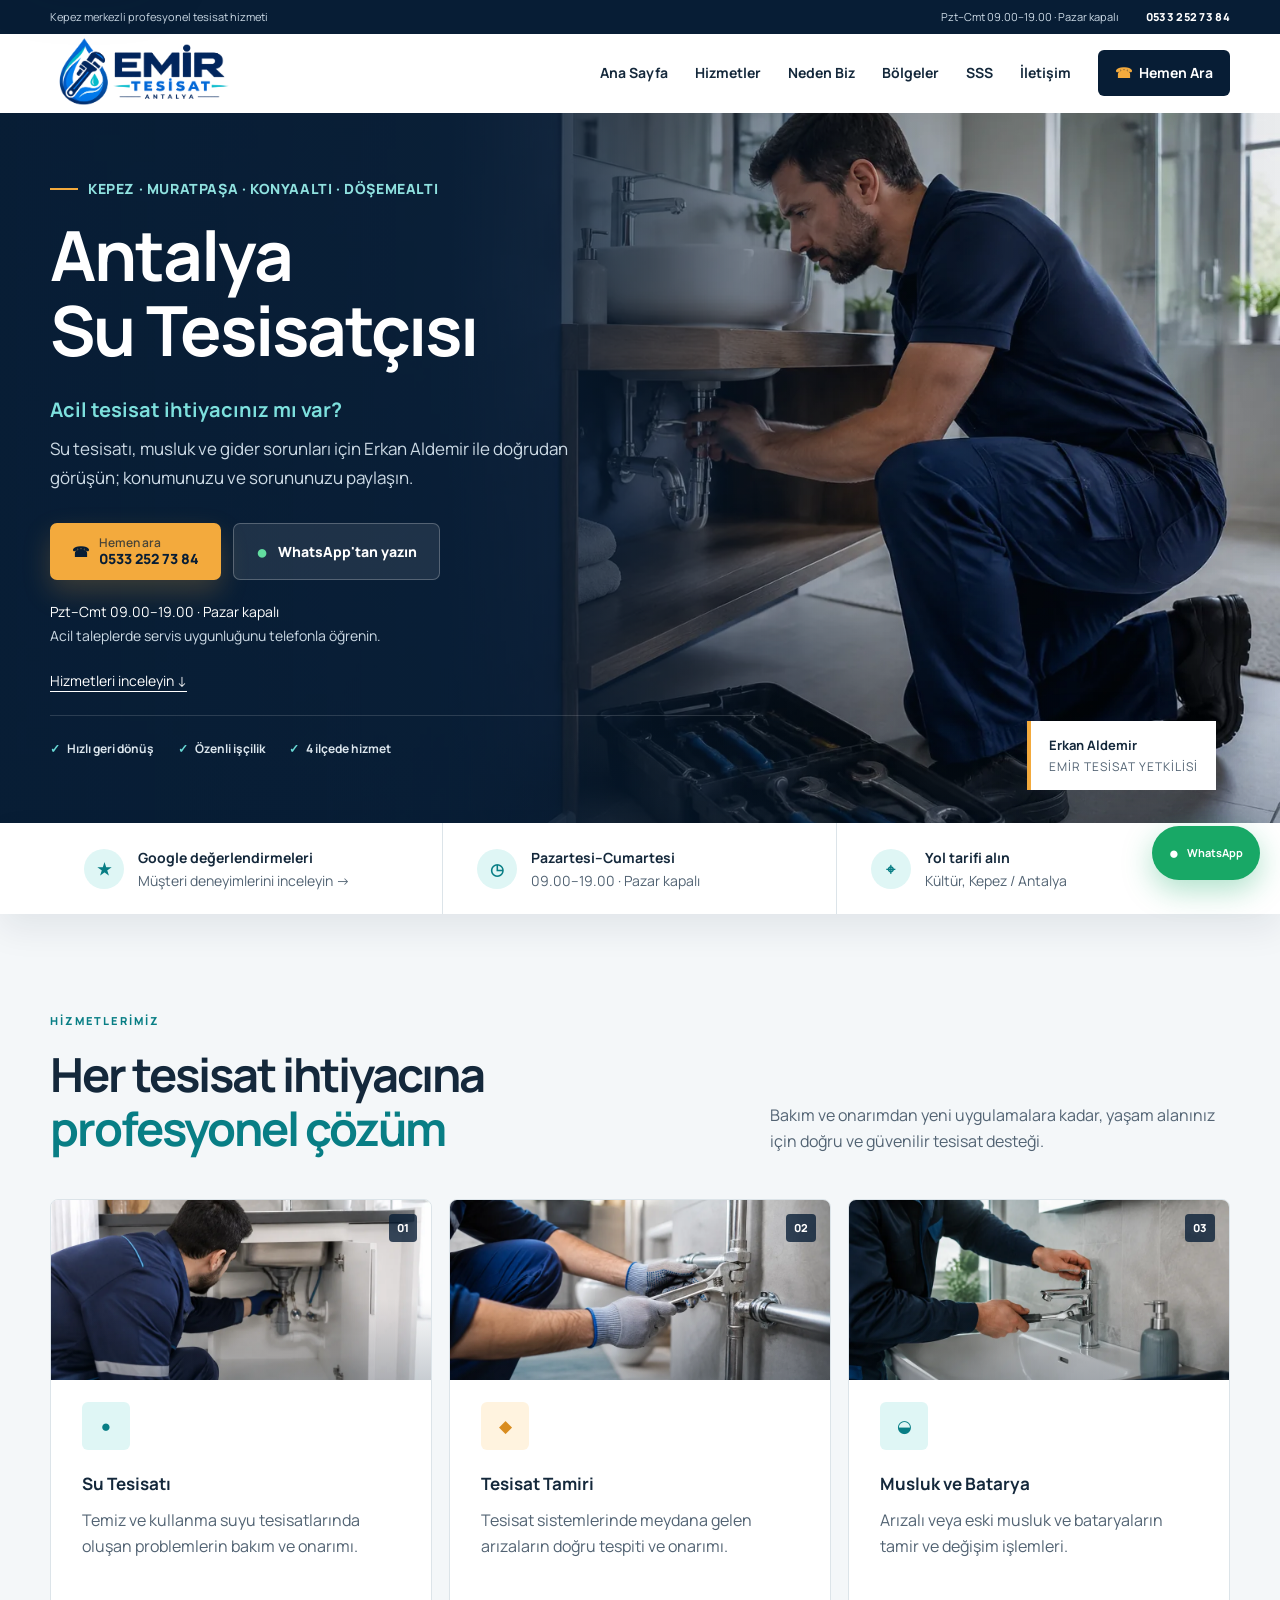
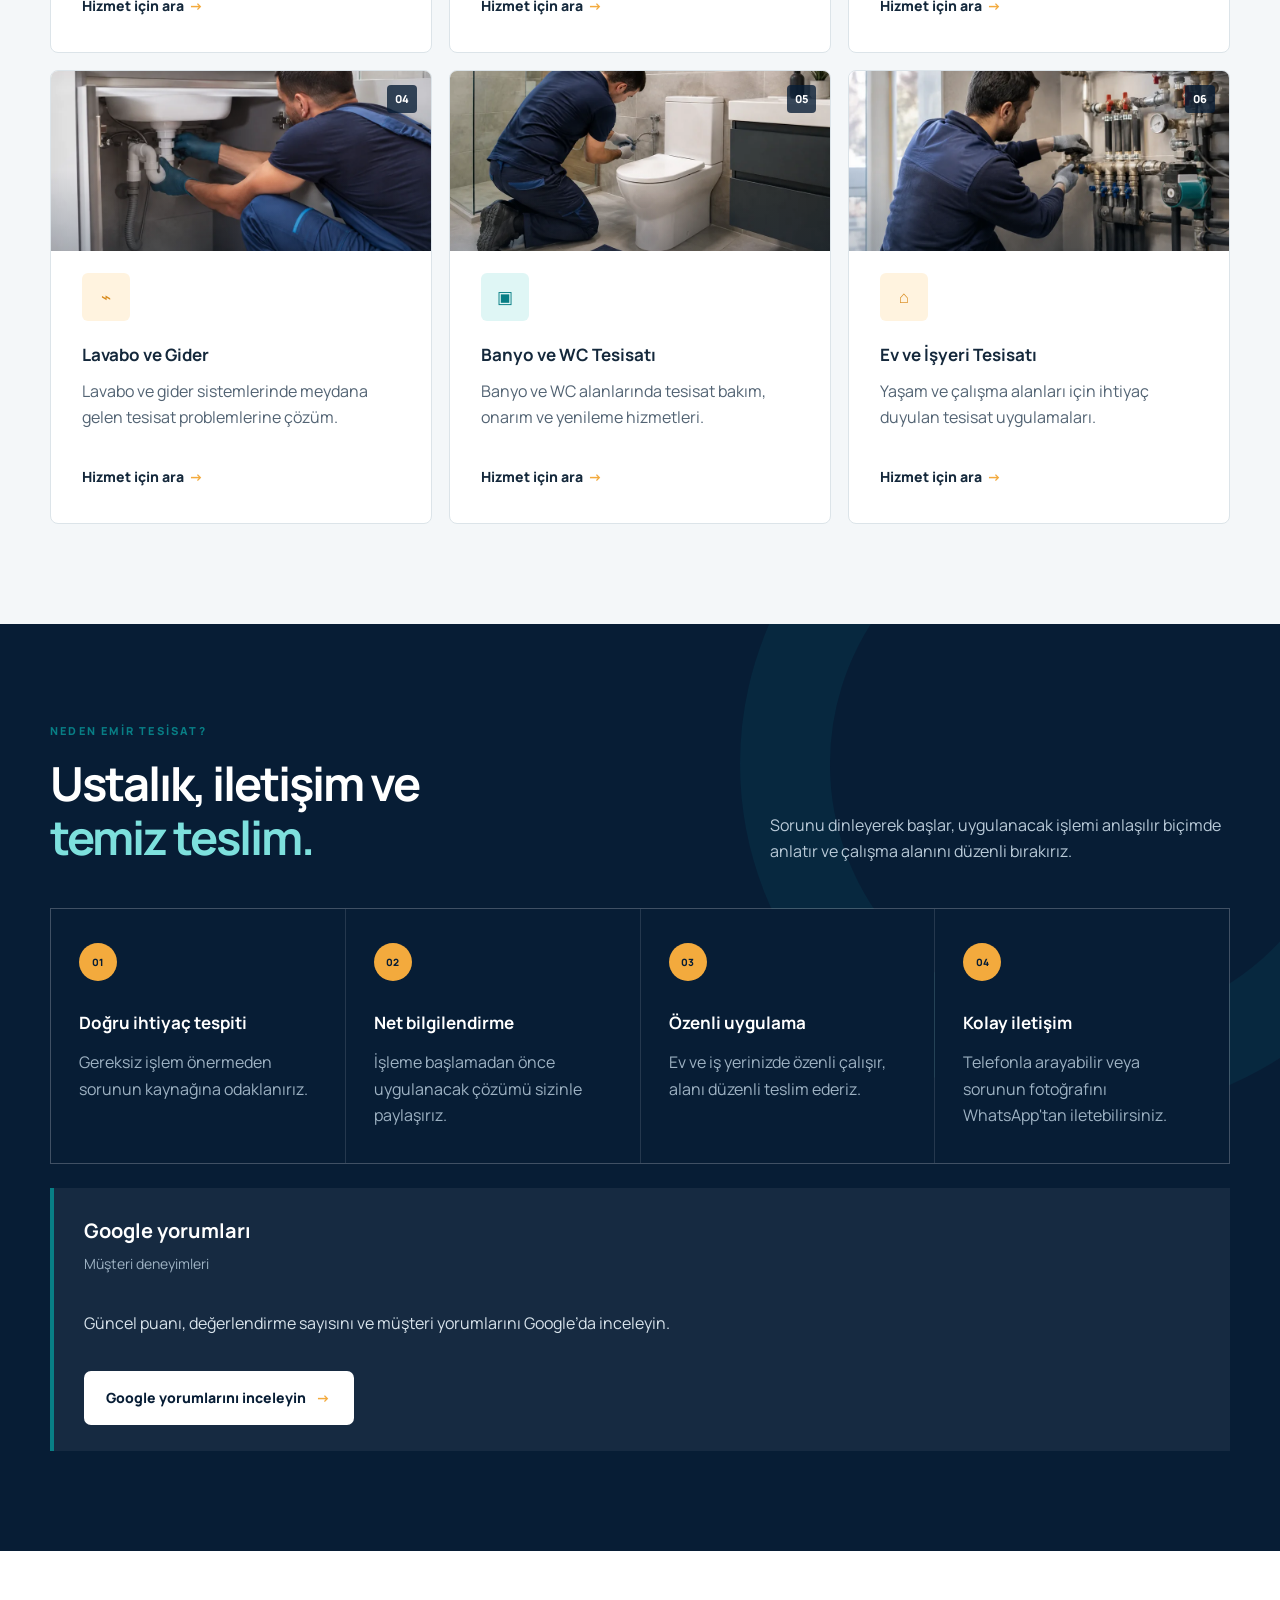
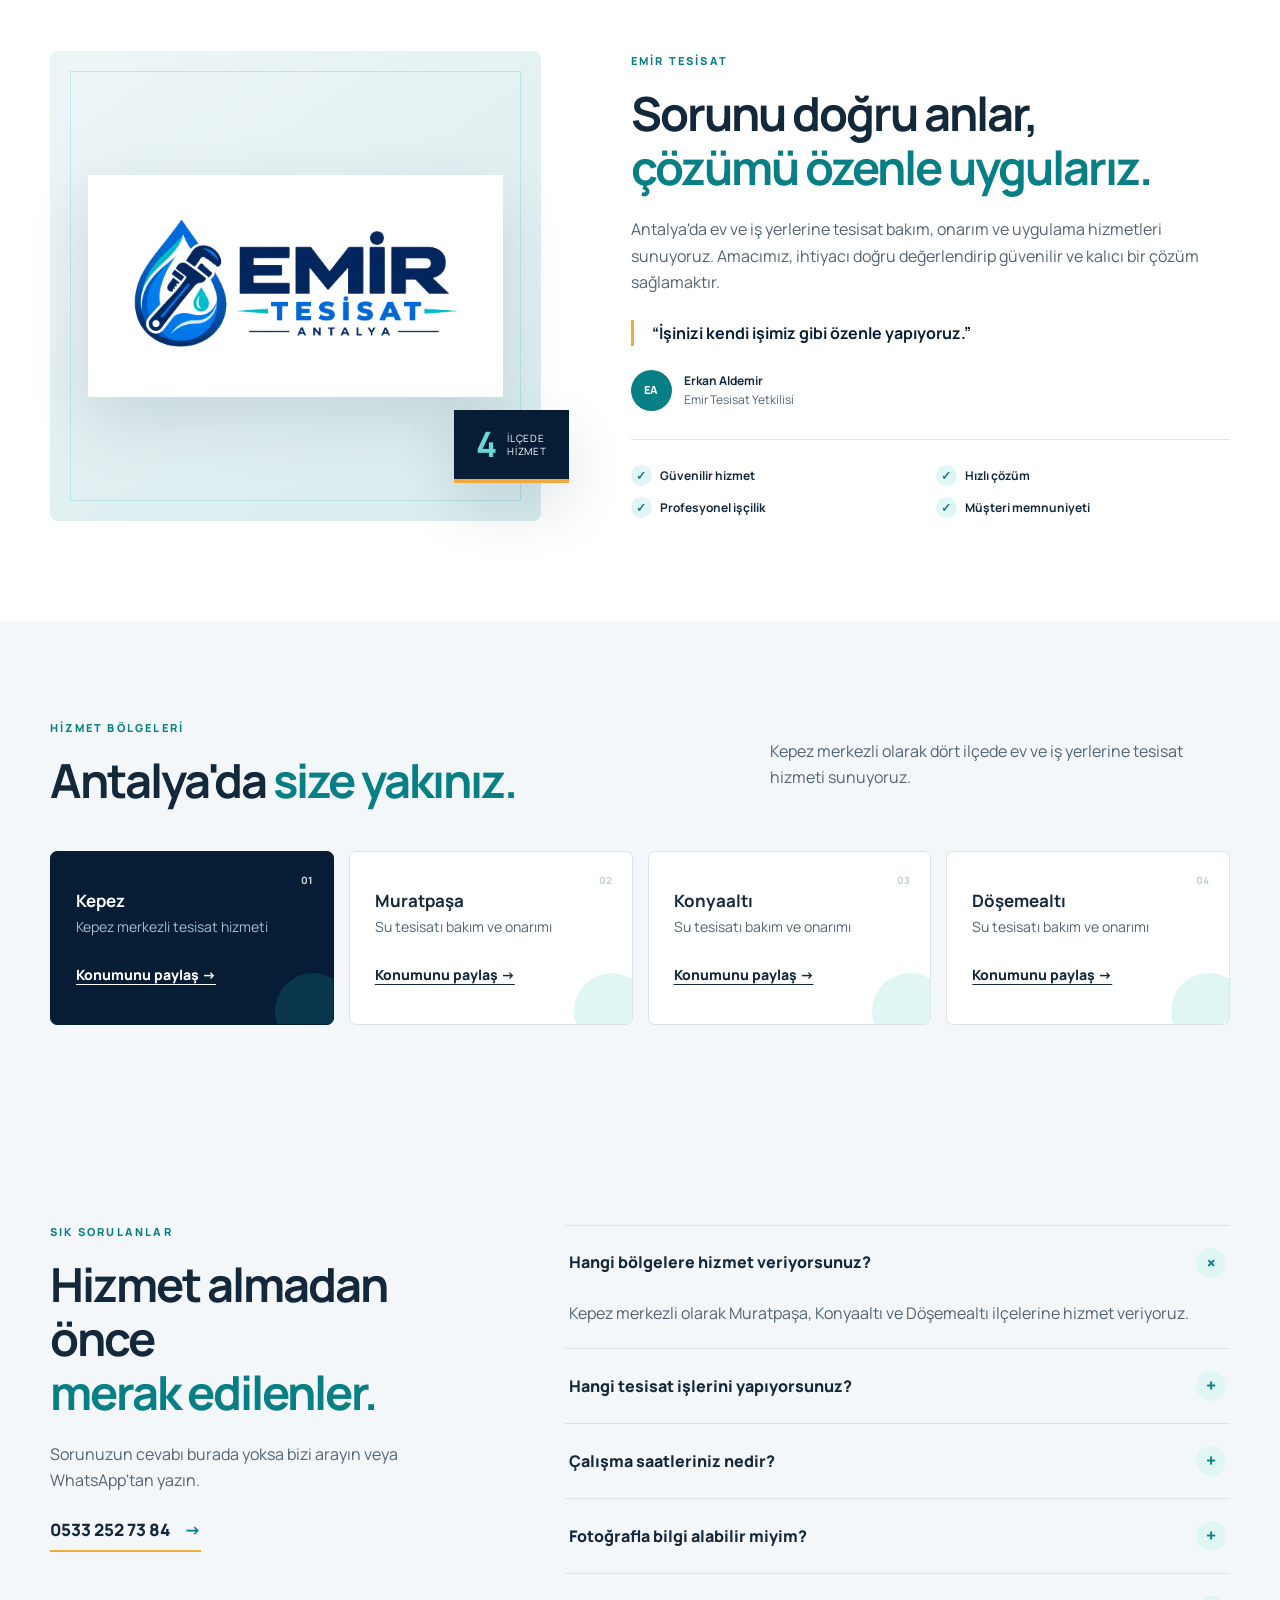
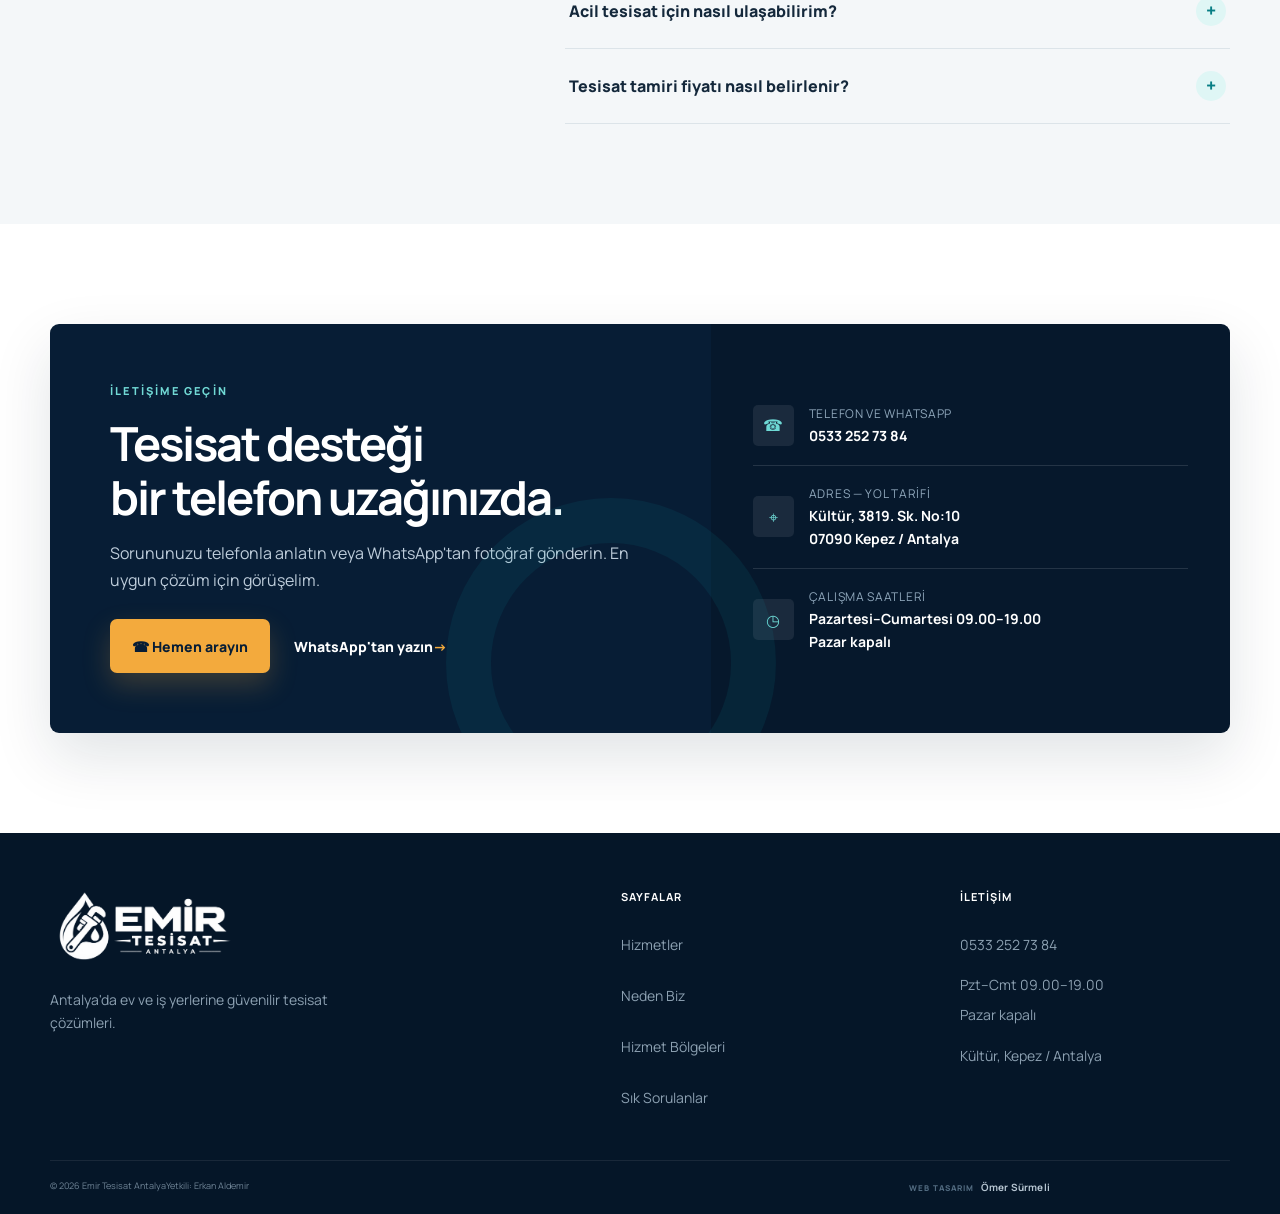
<file: index.html>
<!doctype html>
<html lang="tr">
<head>
  <meta charset="utf-8">
  <meta name="viewport" content="width=device-width, initial-scale=1">
  <meta name="description" content="Antalya su tesisatçısı Emir Tesisat. Kepez, Muratpaşa, Konyaaltı ve Döşemealtı’nda tesisat tamiri. Acil ihtiyaçlar için arayın: 0533 252 73 84. Pzt–Cmt 09.00–19.00.">
  <meta name="author" content="Erkan Aldemir">
  <meta name="theme-color" content="#071d35">
  <meta name="robots" content="index, follow">
  <meta name="format-detection" content="telephone=yes">
  <link rel="canonical" href="https://emirtesisatantalya.com/">
  <link rel="alternate" hreflang="tr-TR" href="https://emirtesisatantalya.com/">
  <link rel="alternate" hreflang="x-default" href="https://emirtesisatantalya.com/">
  <meta property="og:type" content="website">
  <meta property="og:locale" content="tr_TR">
  <meta property="og:site_name" content="Emir Tesisat Antalya">
  <meta property="og:url" content="https://emirtesisatantalya.com/">
  <meta property="og:title" content="Antalya Su Tesisatçısı | Acil Tesisat — Emir Tesisat">
  <meta property="og:description" content="Antalya su tesisatçısı Emir Tesisat. Kepez, Muratpaşa, Konyaaltı ve Döşemealtı’nda tesisat tamiri. Acil ihtiyaçlar için arayın: 0533 252 73 84. Pzt–Cmt 09.00–19.00.">
  <meta property="og:image" content="https://emirtesisatantalya.com/assets/emir-tesisat-hero.png">
  <meta property="og:image:width" content="1536">
  <meta property="og:image:height" content="1024">
  <meta property="og:image:alt" content="Lavabo tesisatını kontrol eden profesyonel tesisat ustası">
  <meta name="twitter:card" content="summary_large_image">
  <meta name="twitter:title" content="Antalya Su Tesisatçısı | Acil Tesisat — Emir Tesisat">
  <meta name="twitter:description" content="Antalya su tesisatçısı Emir Tesisat. Kepez, Muratpaşa, Konyaaltı ve Döşemealtı’nda tesisat tamiri. Acil ihtiyaçlar için arayın: 0533 252 73 84. Pzt–Cmt 09.00–19.00.">
  <meta name="twitter:image" content="https://emirtesisatantalya.com/assets/emir-tesisat-hero.png">
  <meta name="twitter:image:alt" content="Lavabo tesisatını kontrol eden profesyonel tesisat ustası">
  <title>Antalya Su Tesisatçısı | Acil Tesisat — Emir Tesisat</title>
  <link rel="icon" href="assets/emir-tesisat-logo.png" type="image/png">
  <link rel="preload" as="image" href="assets/emir-tesisat-hero.webp" type="image/webp" fetchpriority="high">
  <link rel="preconnect" href="https://fonts.googleapis.com">
  <link rel="preconnect" href="https://fonts.gstatic.com" crossorigin>
  <link href="https://fonts.googleapis.com/css2?family=Manrope:wght@400;500;600;700;800&amp;display=swap" rel="stylesheet">
  <link rel="stylesheet" href="style.css">
  <script type="application/ld+json">
{
  "@context": "https://schema.org",
  "@type": [
    "LocalBusiness",
    "Plumber"
  ],
  "@id": "https://emirtesisatantalya.com/#business",
  "name": "Emir Tesisat Antalya",
  "url": "https://emirtesisatantalya.com/",
  "logo": "https://emirtesisatantalya.com/assets/emir-tesisat-logo.png",
  "image": "https://emirtesisatantalya.com/assets/emir-tesisat-hero.png",
  "description": "Antalya su tesisatçısı Emir Tesisat. Kepez, Muratpaşa, Konyaaltı ve Döşemealtı’nda tesisat tamiri. Acil ihtiyaçlar için arayın: 0533 252 73 84. Pzt–Cmt 09.00–19.00.",
  "telephone": "+905332527384",
  "contactPoint": {
    "@type": "ContactPoint",
    "telephone": "+905332527384",
    "contactType": "customer service",
    "availableLanguage": "Turkish"
  },
  "founder": {
    "@type": "Person",
    "name": "Erkan Aldemir"
  },
  "address": {
    "@type": "PostalAddress",
    "streetAddress": "Kültür, 3819. Sk. No:10",
    "postalCode": "07090",
    "addressLocality": "Kepez",
    "addressRegion": "Antalya",
    "addressCountry": "TR"
  },
  "openingHoursSpecification": [
    {
      "@type": "OpeningHoursSpecification",
      "dayOfWeek": [
        "Monday",
        "Tuesday",
        "Wednesday",
        "Thursday",
        "Friday",
        "Saturday"
      ],
      "opens": "09:00",
      "closes": "19:00"
    }
  ],
  "areaServed": [
    {
      "@type": "AdministrativeArea",
      "name": "Kepez",
      "containedInPlace": {
        "@type": "City",
        "name": "Antalya"
      }
    },
    {
      "@type": "AdministrativeArea",
      "name": "Muratpaşa",
      "containedInPlace": {
        "@type": "City",
        "name": "Antalya"
      }
    },
    {
      "@type": "AdministrativeArea",
      "name": "Konyaaltı",
      "containedInPlace": {
        "@type": "City",
        "name": "Antalya"
      }
    },
    {
      "@type": "AdministrativeArea",
      "name": "Döşemealtı",
      "containedInPlace": {
        "@type": "City",
        "name": "Antalya"
      }
    }
  ],
  "hasOfferCatalog": {
    "@type": "OfferCatalog",
    "name": "Tesisat hizmetleri",
    "itemListElement": [
      {
        "@type": "Offer",
        "itemOffered": {
          "@type": "Service",
          "name": "Su tesisatı",
          "provider": {
            "@id": "https://emirtesisatantalya.com/#business"
          }
        }
      },
      {
        "@type": "Offer",
        "itemOffered": {
          "@type": "Service",
          "name": "Tesisat tamiri",
          "provider": {
            "@id": "https://emirtesisatantalya.com/#business"
          }
        }
      },
      {
        "@type": "Offer",
        "itemOffered": {
          "@type": "Service",
          "name": "Musluk ve batarya tamiri",
          "provider": {
            "@id": "https://emirtesisatantalya.com/#business"
          }
        }
      },
      {
        "@type": "Offer",
        "itemOffered": {
          "@type": "Service",
          "name": "Lavabo ve gider tesisatı",
          "provider": {
            "@id": "https://emirtesisatantalya.com/#business"
          }
        }
      },
      {
        "@type": "Offer",
        "itemOffered": {
          "@type": "Service",
          "name": "Banyo ve WC tesisatı",
          "provider": {
            "@id": "https://emirtesisatantalya.com/#business"
          }
        }
      },
      {
        "@type": "Offer",
        "itemOffered": {
          "@type": "Service",
          "name": "Ev ve İşyeri Tesisatı",
          "provider": {
            "@id": "https://emirtesisatantalya.com/#business"
          }
        }
      }
    ]
  },
  "priceRange": "₺₺"
}
  </script>
  <script type="application/ld+json">
{
  "@context": "https://schema.org",
  "@type": "FAQPage",
  "mainEntity": [
    {
      "@type": "Question",
      "name": "Hangi bölgelere hizmet veriyorsunuz?",
      "acceptedAnswer": {
        "@type": "Answer",
        "text": "Kepez merkezli olarak Muratpaşa, Konyaaltı ve Döşemealtı ilçelerine hizmet veriyoruz."
      }
    },
    {
      "@type": "Question",
      "name": "Hangi tesisat işlerini yapıyorsunuz?",
      "acceptedAnswer": {
        "@type": "Answer",
        "text": "Su tesisatı, tesisat tamiri, musluk ve batarya, lavabo ve gider, banyo ve WC tesisatı ile ev ve işyeri tesisatı işlerinde hizmet sunuyoruz."
      }
    },
    {
      "@type": "Question",
      "name": "Çalışma saatleriniz nedir?",
      "acceptedAnswer": {
        "@type": "Answer",
        "text": "Pazartesi–Cumartesi 09.00–19.00 saatleri arasında hizmet veriyoruz. Pazar günleri kapalıyız."
      }
    },
    {
      "@type": "Question",
      "name": "Fotoğrafla bilgi alabilir miyim?",
      "acceptedAnswer": {
        "@type": "Answer",
        "text": "Evet. Sorunun fotoğrafını WhatsApp'tan ileterek ilk bilgilendirmeyi daha hızlı alabilirsiniz."
      }
    },
    {
      "@type": "Question",
      "name": "Acil tesisat için nasıl ulaşabilirim?",
      "acceptedAnswer": {
        "@type": "Answer",
        "text": "0533 252 73 84 numarasını arayarak sorununuzu ve konumunuzu paylaşabilirsiniz. Pazartesi–Cumartesi 09.00–19.00 saatleri arasında hizmet veriyoruz. Acil taleplerde servis uygunluğunu ve tahmini geliş süresini telefonla öğrenebilirsiniz. Pazar günleri kapalıyız."
      }
    },
    {
      "@type": "Question",
      "name": "Tesisat tamiri fiyatı nasıl belirlenir?",
      "acceptedAnswer": {
        "@type": "Answer",
        "text": "Ücret; arızanın türüne, gerekli malzemeye ve yapılacak işleme göre değişir. Sorunun fotoğrafını ve bulunduğunuz ilçeyi WhatsApp’tan paylaşarak bilgi isteyebilirsiniz. Kesin tutarı ve işlem kapsamını işe başlamadan önce görüşün."
      }
    }
  ]
}
  </script>
</head>
<body>
  <a class="skip-link" href="#main-content">Ana içeriğe geç</a>

  <header class="site-header" id="site-header">
    <div class="topbar">
      <div class="container topbar-inner">
        <span>Kepez merkezli profesyonel tesisat hizmeti</span>
        <div><span>Pzt–Cmt 09.00–19.00 · Pazar kapalı</span><a href="tel:+905332527384" aria-label="Emir Tesisat'ı ara: 0533 252 73 84">0533 252 73 84</a></div>
      </div>
    </div>
    <div class="container nav-row">
      <a href="#anasayfa" class="brand" aria-label="Emir Tesisat Antalya ana sayfa">
        <img src="assets/emir-tesisat-logo.webp" width="1942" height="809" alt="Emir Tesisat Antalya">
      </a>
      <button class="menu-toggle" type="button" aria-expanded="false" aria-controls="main-menu" aria-label="Menüyü aç">
        <span class="sr-only">Menüyü aç</span><i></i><i></i><i></i>
      </button>
      <nav id="main-menu" class="nav" aria-label="Ana menü">
        <a href="#anasayfa">Ana Sayfa</a><a href="#hizmetler">Hizmetler</a><a href="#neden-biz">Neden Biz</a><a href="#bolgeler">Bölgeler</a><a href="#sss">SSS</a><a href="#iletisim">İletişim</a>
        <a class="nav-cta" href="tel:+905332527384"><span aria-hidden="true">☎</span> Hemen Ara</a>
      </nav>
    </div>
  </header>

  <main id="main-content">
    <section class="hero" id="anasayfa" aria-labelledby="hero-title">
      <div class="hero-media" aria-hidden="true"></div>
      <div class="container hero-inner">
        <div class="hero-copy">
          <p class="eyebrow"><span></span> Kepez · Muratpaşa · Konyaaltı · Döşemealtı</p>
          <h1 id="hero-title">Antalya<br>Su Tesisatçısı</h1>
          <p class="lead"><strong>Acil tesisat ihtiyacınız mı var?</strong> Su tesisatı, musluk ve gider sorunları için Erkan Aldemir ile doğrudan görüşün; konumunuzu ve sorununuzu paylaşın.</p>
          <div class="hero-actions">
            <a class="button primary" href="tel:+905332527384"><span aria-hidden="true">☎</span><span><small>Hemen ara</small>0533 252 73 84</span></a>
            <a class="button secondary" href="https://wa.me/905332527384?text=Merhaba%20Emir%20Tesisat%2C%20hizmet%20almak%20istiyorum." target="_blank" rel="noopener"><span class="wa-mark" aria-hidden="true">●</span> WhatsApp'tan yazın</a>
          </div>
          <p class="hero-hours">Pzt–Cmt 09.00–19.00 · Pazar kapalı<br><span>Acil taleplerde servis uygunluğunu telefonla öğrenin.</span></p><a class="hero-services" href="#hizmetler">Hizmetleri inceleyin ↓</a><ul class="hero-points" aria-label="Hizmet özellikleri"><li>Hızlı geri dönüş</li><li>Özenli işçilik</li><li>4 ilçede hizmet</li></ul>
        </div>
      </div>
      <div class="hero-signature"><strong>Erkan Aldemir</strong><span>Emir Tesisat Yetkilisi</span></div>
    </section>

    <section class="trust-strip" aria-label="Hızlı iletişim bilgileri">
      <div class="container trust-grid">
        <div><span class="info-icon" aria-hidden="true">★</span><p><strong>Google değerlendirmeleri</strong><small><a href="#yorumlar">Müşteri deneyimlerini inceleyin →</a></small></p></div>
        <div><span class="info-icon" aria-hidden="true">◷</span><p><strong>Pazartesi–Cumartesi</strong><small>09.00–19.00 · Pazar kapalı</small></p></div>
        <a href="https://www.google.com/maps/dir/?api=1&amp;destination=K%C3%BClt%C3%BCr%2C%203819.%20Sk.%20No%3A10%2C%2007090%20Kepez%2FAntalya" target="_blank" rel="noopener" aria-label="Emir Tesisat için Google Haritalar'da yol tarifi al"><span class="info-icon" aria-hidden="true">⌖</span><p><strong>Yol tarifi alın</strong><small>Kültür, Kepez / Antalya</small></p><b aria-hidden="true">→</b></a>
      </div>
    </section>

    <section class="section services" id="hizmetler" aria-labelledby="services-title">
      <div class="container">
        <div class="section-heading"><div><p class="kicker">Hizmetlerimiz</p><h2 id="services-title">Her tesisat ihtiyacına<br><span>profesyonel çözüm</span></h2></div><p>Bakım ve onarımdan yeni uygulamalara kadar, yaşam alanınız için doğru ve güvenilir tesisat desteği.</p></div>
        <div class="service-grid">
          <article><div class="service-photo"><img src="assets/service-su-tesisati.webp" width="960" height="640" loading="lazy" decoding="async" alt="Mutfak lavabosu altında su tesisatını kontrol eden tesisat ustası"></div><span class="service-no">01</span><div class="service-icon" aria-hidden="true">●</div><h3>Su Tesisatı</h3><p>Temiz ve kullanma suyu tesisatlarında oluşan problemlerin bakım ve onarımı.</p><a href="tel:+905332527384" aria-label="Su tesisatı — Hizmet için ara">Hizmet için ara <span aria-hidden="true">→</span></a></article>
          <article><div class="service-photo"><img src="assets/service-tesisat-tamiri.webp" width="960" height="640" loading="lazy" decoding="async" alt="Boru bağlantısını anahtarla onaran tesisat ustası"></div><span class="service-no">02</span><div class="service-icon tool" aria-hidden="true">◆</div><h3>Tesisat Tamiri</h3><p>Tesisat sistemlerinde meydana gelen arızaların doğru tespiti ve onarımı.</p><a href="tel:+905332527384" aria-label="Tesisat tamiri — Hizmet için ara">Hizmet için ara <span aria-hidden="true">→</span></a></article>
          <article><div class="service-photo"><img src="assets/service-musluk-batarya.webp" width="960" height="640" loading="lazy" decoding="async" alt="Lavabo bataryası montajı yapan tesisat ustası"></div><span class="service-no">03</span><div class="service-icon" aria-hidden="true">◒</div><h3>Musluk ve Batarya</h3><p>Arızalı veya eski musluk ve bataryaların tamir ve değişim işlemleri.</p><a href="tel:+905332527384" aria-label="Musluk ve batarya — Hizmet için ara">Hizmet için ara <span aria-hidden="true">→</span></a></article>
          <article><div class="service-photo"><img src="assets/service-lavabo-gider.webp" width="960" height="640" loading="lazy" decoding="async" alt="Lavabo altındaki gider sifonunu kontrol eden tesisat ustası"></div><span class="service-no">04</span><div class="service-icon tool" aria-hidden="true">⌁</div><h3>Lavabo ve Gider</h3><p>Lavabo ve gider sistemlerinde meydana gelen tesisat problemlerine çözüm.</p><a href="tel:+905332527384" aria-label="Lavabo ve gider — Hizmet için ara">Hizmet için ara <span aria-hidden="true">→</span></a></article>
          <article><div class="service-photo"><img src="assets/service-banyo-wc.webp" width="960" height="640" loading="lazy" decoding="async" alt="Banyoda WC tesisatı bağlantısını kontrol eden tesisat ustası"></div><span class="service-no">05</span><div class="service-icon" aria-hidden="true">▣</div><h3>Banyo ve WC Tesisatı</h3><p>Banyo ve WC alanlarında tesisat bakım, onarım ve yenileme hizmetleri.</p><a href="tel:+905332527384" aria-label="Banyo ve WC tesisatı — Hizmet için ara">Hizmet için ara <span aria-hidden="true">→</span></a></article>
          <article><div class="service-photo"><img src="assets/service-ev-isyeri.webp" width="960" height="640" loading="lazy" decoding="async" alt="Ev ve işyeri mekanik tesisat hattını kontrol eden tesisat ustası"></div><span class="service-no">06</span><div class="service-icon tool" aria-hidden="true">⌂</div><h3>Ev ve İşyeri Tesisatı</h3><p>Yaşam ve çalışma alanları için ihtiyaç duyulan tesisat uygulamaları.</p><a href="tel:+905332527384" aria-label="Ev ve işyeri tesisatı — Hizmet için ara">Hizmet için ara <span aria-hidden="true">→</span></a></article>
        </div>
      </div>
    </section>

    <section class="section why" id="neden-biz" aria-labelledby="why-title">
      <div class="container">
        <div class="section-heading"><div><p class="kicker">Neden Emir Tesisat?</p><h2 id="why-title">Ustalık, iletişim ve<br><span>temiz teslim.</span></h2></div><p>Sorunu dinleyerek başlar, uygulanacak işlemi anlaşılır biçimde anlatır ve çalışma alanını düzenli bırakırız.</p></div>
        <div class="why-grid">
          <article><span>01</span><h3>Doğru ihtiyaç tespiti</h3><p>Gereksiz işlem önermeden sorunun kaynağına odaklanırız.</p></article>
          <article><span>02</span><h3>Net bilgilendirme</h3><p>İşleme başlamadan önce uygulanacak çözümü sizinle paylaşırız.</p></article>
          <article><span>03</span><h3>Özenli uygulama</h3><p>Ev ve iş yerinizde özenli çalışır, alanı düzenli teslim ederiz.</p></article>
          <article><span>04</span><h3>Kolay iletişim</h3><p>Telefonla arayabilir veya sorunun fotoğrafını WhatsApp'tan iletebilirsiniz.</p></article>
        </div>
        <div class="review-band" id="yorumlar" role="region" aria-labelledby="reviews-title"><div><h3 id="reviews-title">Google yorumları</h3><p>Müşteri deneyimleri</p></div><p class="review-description">Güncel puanı, değerlendirme sayısını ve müşteri yorumlarını Google’da inceleyin.</p><a class="button light" href="https://www.google.com/search?q=Emir+Tesisat+Kepez" target="_blank" rel="noopener">Google yorumlarını inceleyin <span>→</span></a></div>
      </div>
    </section>



    <section class="section about" id="hakkimizda" aria-labelledby="about-title">
      <div class="container about-grid">
        <div class="about-visual"><div class="logo-panel"><img src="assets/emir-tesisat-logo.webp" width="1942" height="809" loading="lazy" decoding="async" alt="Emir Tesisat Antalya logosu"></div><div class="experience-card"><strong>4</strong><span>ilçede<br>hizmet</span></div></div>
        <div class="about-copy"><p class="kicker">Emir Tesisat</p><h2 id="about-title">Sorunu doğru anlar,<br><span>çözümü özenle uygularız.</span></h2><p>Antalya'da ev ve iş yerlerine tesisat bakım, onarım ve uygulama hizmetleri sunuyoruz. Amacımız, ihtiyacı doğru değerlendirip güvenilir ve kalıcı bir çözüm sağlamaktır.</p><blockquote>“İşinizi kendi işimiz gibi özenle yapıyoruz.”</blockquote><div class="owner"><span>EA</span><p><strong>Erkan Aldemir</strong><small>Emir Tesisat Yetkilisi</small></p></div><ul class="check-list"><li>Güvenilir hizmet</li><li>Hızlı çözüm</li><li>Profesyonel işçilik</li><li>Müşteri memnuniyeti</li></ul></div>
      </div>
    </section>

    <section class="section regions" id="bolgeler" aria-labelledby="regions-title">
      <div class="container">
        <div class="section-heading compact"><div><p class="kicker">Hizmet bölgeleri</p><h2 id="regions-title">Antalya'da <span>size yakınız.</span></h2></div><p>Kepez merkezli olarak dört ilçede ev ve iş yerlerine tesisat hizmeti sunuyoruz.</p></div>
        <div class="region-grid"><div><span>01</span><strong>Kepez</strong><small>Kepez merkezli tesisat hizmeti</small><a href="https://wa.me/905332527384?text=Merhaba%20Emir%20Tesisat%2C%20Kepez%20il%C3%A7esinde%20tesisat%20deste%C4%9Fi%20almak%20istiyorum.%20Mahallem%3A%20" target="_blank" rel="noopener" aria-label="Kepez tesisat hizmeti için WhatsApp’tan yazın">Konumunu paylaş →</a></div><div><span>02</span><strong>Muratpaşa</strong><small>Su tesisatı bakım ve onarımı</small><a href="https://wa.me/905332527384?text=Merhaba%20Emir%20Tesisat%2C%20Muratpa%C5%9Fa%20il%C3%A7esinde%20tesisat%20deste%C4%9Fi%20almak%20istiyorum.%20Mahallem%3A%20" target="_blank" rel="noopener" aria-label="Muratpaşa tesisat hizmeti için WhatsApp’tan yazın">Konumunu paylaş →</a></div><div><span>03</span><strong>Konyaaltı</strong><small>Su tesisatı bakım ve onarımı</small><a href="https://wa.me/905332527384?text=Merhaba%20Emir%20Tesisat%2C%20Konyaalt%C4%B1%20il%C3%A7esinde%20tesisat%20deste%C4%9Fi%20almak%20istiyorum.%20Mahallem%3A%20" target="_blank" rel="noopener" aria-label="Konyaaltı tesisat hizmeti için WhatsApp’tan yazın">Konumunu paylaş →</a></div><div><span>04</span><strong>Döşemealtı</strong><small>Su tesisatı bakım ve onarımı</small><a href="https://wa.me/905332527384?text=Merhaba%20Emir%20Tesisat%2C%20D%C3%B6%C5%9Femealt%C4%B1%20il%C3%A7esinde%20tesisat%20deste%C4%9Fi%20almak%20istiyorum.%20Mahallem%3A%20" target="_blank" rel="noopener" aria-label="Döşemealtı tesisat hizmeti için WhatsApp’tan yazın">Konumunu paylaş →</a></div></div>
      </div>
      </div>
    </section>

    <section class="section faq" id="sss" aria-labelledby="faq-title">
      <div class="container faq-grid">
        <div><p class="kicker">Sık sorulanlar</p><h2 id="faq-title">Hizmet almadan önce<br><span>merak edilenler.</span></h2><p class="faq-intro">Sorunuzun cevabı burada yoksa bizi arayın veya WhatsApp'tan yazın.</p><a class="text-call" href="tel:+905332527384">0533 252 73 84 <span>→</span></a></div>
        <div class="accordion">
          <article><button id="faq-question-1" type="button" aria-expanded="true" aria-controls="faq-answer-1"><span>Hangi bölgelere hizmet veriyorsunuz?</span><i aria-hidden="true">+</i></button><div class="faq-answer" id="faq-answer-1" role="region" aria-labelledby="faq-question-1"><p>Kepez merkezli olarak Muratpaşa, Konyaaltı ve Döşemealtı ilçelerine hizmet veriyoruz.</p></div></article>
          <article><button id="faq-question-2" type="button" aria-expanded="false" aria-controls="faq-answer-2"><span>Hangi tesisat işlerini yapıyorsunuz?</span><i aria-hidden="true">+</i></button><div class="faq-answer" id="faq-answer-2" role="region" aria-labelledby="faq-question-2" hidden><p>Su tesisatı, tesisat tamiri, musluk ve batarya, lavabo ve gider, banyo ve WC tesisatı ile ev ve işyeri tesisatı işlerinde hizmet sunuyoruz.</p></div></article>
          <article><button id="faq-question-3" type="button" aria-expanded="false" aria-controls="faq-answer-3"><span>Çalışma saatleriniz nedir?</span><i aria-hidden="true">+</i></button><div class="faq-answer" id="faq-answer-3" role="region" aria-labelledby="faq-question-3" hidden><p>Pazartesi–Cumartesi 09.00–19.00 saatleri arasında hizmet veriyoruz. Pazar günleri kapalıyız.</p></div></article>
          <article><button id="faq-question-4" type="button" aria-expanded="false" aria-controls="faq-answer-4"><span>Fotoğrafla bilgi alabilir miyim?</span><i aria-hidden="true">+</i></button><div class="faq-answer" id="faq-answer-4" role="region" aria-labelledby="faq-question-4" hidden><p>Evet. Sorunun fotoğrafını WhatsApp'tan ileterek ilk bilgilendirmeyi daha hızlı alabilirsiniz.</p></div></article>
          <article><button id="faq-question-5" type="button" aria-expanded="false" aria-controls="faq-answer-5"><span>Acil tesisat için nasıl ulaşabilirim?</span><i aria-hidden="true">+</i></button><div class="faq-answer" id="faq-answer-5" role="region" aria-labelledby="faq-question-5" hidden><p>0533 252 73 84 numarasını arayarak sorununuzu ve konumunuzu paylaşabilirsiniz. Pazartesi–Cumartesi 09.00–19.00 saatleri arasında hizmet veriyoruz. Acil taleplerde servis uygunluğunu ve tahmini geliş süresini telefonla öğrenebilirsiniz. Pazar günleri kapalıyız.</p></div></article>
          <article><button id="faq-question-6" type="button" aria-expanded="false" aria-controls="faq-answer-6"><span>Tesisat tamiri fiyatı nasıl belirlenir?</span><i aria-hidden="true">+</i></button><div class="faq-answer" id="faq-answer-6" role="region" aria-labelledby="faq-question-6" hidden><p>Ücret; arızanın türüne, gerekli malzemeye ve yapılacak işleme göre değişir. Sorunun fotoğrafını ve bulunduğunuz ilçeyi WhatsApp’tan paylaşarak bilgi isteyebilirsiniz. Kesin tutarı ve işlem kapsamını işe başlamadan önce görüşün.</p></div></article>
        </div>
      </div>
    </section>

    <section class="section contact" id="iletisim" aria-labelledby="contact-title">
      <div class="container contact-box">
        <div class="contact-copy"><p class="kicker">İletişime geçin</p><h2 id="contact-title">Tesisat desteği<br>bir telefon uzağınızda.</h2><p>Sorununuzu telefonla anlatın veya WhatsApp'tan fotoğraf gönderin. En uygun çözüm için görüşelim.</p><div class="contact-actions"><a class="button primary" href="tel:+905332527384">☎ Hemen arayın</a><a class="text-link" href="https://wa.me/905332527384?text=Merhaba%20Emir%20Tesisat%2C%20hizmet%20almak%20istiyorum." target="_blank" rel="noopener">WhatsApp'tan yazın <span>→</span></a></div></div>
        <address class="contact-list">
          <a href="tel:+905332527384"><i aria-hidden="true">☎</i><span><small>Telefon ve WhatsApp</small><strong>0533 252 73 84</strong></span></a>
          <a href="https://www.google.com/maps/dir/?api=1&amp;destination=K%C3%BClt%C3%BCr%2C%203819.%20Sk.%20No%3A10%2C%2007090%20Kepez%2FAntalya" target="_blank" rel="noopener"><i aria-hidden="true">⌖</i><span><small>Adres — yol tarifi</small><strong>Kültür, 3819. Sk. No:10<br>07090 Kepez / Antalya</strong></span></a>
          <div><i aria-hidden="true">◷</i><span><small>Çalışma saatleri</small><strong>Pazartesi–Cumartesi 09.00–19.00<br>Pazar kapalı</strong></span></div>
        </address>
      </div>
    </section>
  </main>

  <footer>
    <div class="container footer-grid"><div class="footer-brand"><img src="assets/emir-tesisat-logo.webp" width="1942" height="809" loading="lazy" decoding="async" alt="Emir Tesisat Antalya"><p>Antalya'da ev ve iş yerlerine güvenilir tesisat çözümleri.</p></div><div><h2>Sayfalar</h2><a href="#hizmetler">Hizmetler</a><a href="#neden-biz">Neden Biz</a><a href="#bolgeler">Hizmet Bölgeleri</a><a href="#sss">Sık Sorulanlar</a></div><div><h2>İletişim</h2><a href="tel:+905332527384">0533 252 73 84</a><span>Pzt–Cmt 09.00–19.00</span><span>Pazar kapalı</span><a href="https://www.google.com/maps/dir/?api=1&amp;destination=K%C3%BClt%C3%BCr%2C%203819.%20Sk.%20No%3A10%2C%2007090%20Kepez%2FAntalya" target="_blank" rel="noopener">Kültür, Kepez / Antalya</a></div></div>
    <div class="container copyright"><span>© <span id="current-year">2026</span> Emir Tesisat Antalya</span><span>Yetkili: Erkan Aldemir</span><span class="design-credit" aria-label="Web tasarım: Ömer Sürmeli"><small>Web Tasarım</small><strong>Ömer Sürmeli</strong></span></div>
  </footer>
  <a class="float-wa" href="https://wa.me/905332527384?text=Merhaba%20Emir%20Tesisat%2C%20hizmet%20almak%20istiyorum." target="_blank" rel="noopener" aria-label="WhatsApp ile iletişime geç"><span aria-hidden="true">●</span><b>WhatsApp</b></a>
  <nav class="mobile-contact" aria-label="Hızlı iletişim"><a class="mobile-call" href="tel:+905332527384" aria-label="Emir Tesisat’ı ara: 0533 252 73 84"><span aria-hidden="true">☎</span> Hemen Ara</a><a class="mobile-whatsapp" href="https://wa.me/905332527384?text=Merhaba%20Emir%20Tesisat%2C%20tesisat%20deste%C4%9Fi%20almak%20istiyorum.%20%C4%B0l%C3%A7e%20%2F%20mahalle%3A%20" target="_blank" rel="noopener">WhatsApp’tan Yaz</a></nav>
  <script src="script.js" defer></script>
</body>
</html>
</file>
<file: style.css>
:root{--navy:#071d35;--navy-2:#0b2948;--teal:#14a6ad;--teal-light:#dff6f5;--amber:#f3aa3d;--green:#18a866;--ink:#14283b;--muted:#687786;--soft:#f4f7f9;--line:#dce4e9;--white:#fff;--shadow:0 24px 60px rgba(7,29,53,.12)}
*{box-sizing:border-box}html{scroll-behavior:smooth;scroll-padding-top:110px}body{margin:0;color:var(--ink);background:var(--white);font-family:Manrope,Arial,sans-serif;line-height:1.65;-webkit-font-smoothing:antialiased}a{color:inherit;text-decoration:none}img{display:block;max-width:100%}button{font:inherit}.container{width:min(1180px,calc(100% - 40px));margin-inline:auto}.sr-only{position:absolute;width:1px;height:1px;padding:0;margin:-1px;clip:rect(0,0,0,0);overflow:hidden;white-space:nowrap;border:0}.skip-link{position:fixed;top:-80px;left:16px;z-index:9999;padding:11px 17px;color:var(--navy);background:#fff;border-radius:6px;box-shadow:var(--shadow)}.skip-link:focus{top:16px}:focus-visible{outline:3px solid var(--amber);outline-offset:3px;border-radius:4px}
.site-header{position:sticky;top:0;z-index:1000;background:rgba(255,255,255,.98);border-bottom:1px solid transparent;transition:.2s}.site-header.scrolled{border-color:var(--line);box-shadow:0 8px 30px rgba(7,29,53,.08)}.topbar{height:34px;color:#ccdae6;background:var(--navy);font-size:11px}.topbar-inner,.topbar-inner>div{height:100%;display:flex;align-items:center;justify-content:space-between}.topbar-inner>div{gap:27px}.topbar a{color:#fff;font-weight:800;letter-spacing:.3px}.nav-row{height:78px;display:flex;align-items:center;justify-content:space-between}.brand{display:block}.brand img{width:188px;height:auto}.nav{display:flex;align-items:center;gap:27px}.nav a{font-size:12px;font-weight:700;transition:color .2s}.nav a:hover{color:var(--teal)}.nav-cta{display:flex;align-items:center;gap:7px;padding:11px 17px;color:#fff!important;background:var(--navy);border-radius:6px}.nav-cta span{color:var(--amber)}.menu-toggle{display:none;width:44px;height:44px;padding:9px;border:0;background:transparent}.menu-toggle i{display:block;width:25px;height:2px;margin:6px auto;background:var(--navy);transition:.25s}
.hero{position:relative;min-height:650px;overflow:hidden;color:#fff;background:var(--navy)}.hero-media{position:absolute;inset:0;background-image:linear-gradient(90deg,rgba(7,29,53,.98) 0%,rgba(7,29,53,.93) 35%,rgba(7,29,53,.23) 68%,rgba(7,29,53,.08) 100%),url('assets/emir-tesisat-hero.png');background-position:center;background-size:cover}.hero:after{content:"";position:absolute;inset:auto 0 0;height:100px;background:linear-gradient(transparent,rgba(7,29,53,.25));pointer-events:none}.hero-inner{position:relative;z-index:1;min-height:650px;display:flex;align-items:center}.hero-copy{width:54%;padding:65px 0}.eyebrow,.kicker{margin:0 0 18px;color:var(--teal);font-size:11px;line-height:1.3;letter-spacing:2.2px;text-transform:uppercase;font-weight:800}.eyebrow{display:flex;align-items:center;color:#8fe1df}.eyebrow span{width:28px;height:2px;margin-right:10px;background:var(--amber)}.hero h1{margin:0;font-size:clamp(48px,5.6vw,76px);line-height:1.02;letter-spacing:-4px}.hero h1 em{color:#7de0dd;font-style:normal}.lead{max-width:580px;margin:25px 0 31px;color:#ccdae5;font-size:17px;line-height:1.7}.hero-actions{display:flex;gap:12px;flex-wrap:wrap}.button{display:inline-flex;min-height:54px;align-items:center;justify-content:center;gap:10px;padding:11px 22px;border-radius:7px;font-size:13px;font-weight:800;transition:transform .2s,box-shadow .2s}.button:hover{transform:translateY(-2px)}.button.primary{color:var(--navy);background:var(--amber);box-shadow:0 12px 28px rgba(243,170,61,.22)}.button.primary>span:last-child{display:flex;align-items:flex-start;flex-direction:column;line-height:1.2}.button small{font-size:9px;font-weight:600;opacity:.72}.secondary{color:#fff;background:rgba(255,255,255,.09);border:1px solid rgba(255,255,255,.24)}.wa-mark{color:#62dda0;font-size:20px}.hero-points{display:flex;gap:24px;flex-wrap:wrap;margin:31px 0 0;padding:23px 0 0;border-top:1px solid rgba(255,255,255,.14);list-style:none}.hero-points li{color:#dce6ed;font-size:11px;font-weight:700}.hero-points li:before{content:"✓";margin-right:7px;color:#69d9d5}.hero-signature{position:absolute;right:clamp(20px,5vw,80px);bottom:33px;z-index:2;display:flex;flex-direction:column;min-width:180px;padding:14px 18px;color:var(--ink);background:#fff;border-left:4px solid var(--amber);box-shadow:var(--shadow)}.hero-signature strong{font-size:13px}.hero-signature span{color:var(--muted);font-size:9px;text-transform:uppercase;letter-spacing:1px}
.trust-strip{position:relative;z-index:3;background:#fff;box-shadow:0 15px 35px rgba(7,29,53,.08)}.trust-grid{display:grid;grid-template-columns:repeat(3,1fr)}.trust-grid>div,.trust-grid>a{display:flex;min-height:91px;align-items:center;gap:14px;padding:18px 34px;border-right:1px solid var(--line)}.trust-grid>:last-child{border:0}.info-icon{display:grid;width:40px;height:40px;place-items:center;flex:0 0 auto;color:var(--teal);background:var(--teal-light);border-radius:50%;font-weight:800}.trust-grid p{display:flex;flex:1;flex-direction:column;margin:0}.trust-grid strong{font-size:13px}.trust-grid small{color:var(--muted);font-size:10px}.trust-grid>a>b{color:var(--amber);font-size:18px}.trust-grid>a:hover strong{color:var(--teal)}
.section{padding:100px 0}.services,.regions{background:var(--soft)}.section-heading{display:flex;align-items:end;justify-content:space-between;gap:50px;margin-bottom:44px}.section-heading h2,.about h2,.contact h2{margin:0;font-size:clamp(32px,4vw,47px);line-height:1.15;letter-spacing:-2px}.section-heading h2 span,.about h2 span{color:var(--teal)}.section-heading>p{max-width:460px;margin:0;color:var(--muted);font-size:13px}.service-grid{display:grid;grid-template-columns:repeat(3,1fr);gap:17px}.service-grid article{position:relative;padding:31px;background:#fff;border:1px solid var(--line);border-radius:8px;transition:.25s}.service-grid article:after{content:"";position:absolute;bottom:-1px;left:30px;width:0;height:3px;background:var(--teal);transition:.25s}.service-grid article:hover{transform:translateY(-4px);border-color:transparent;box-shadow:var(--shadow)}.service-grid article:hover:after{width:55px}.service-no{position:absolute;top:19px;right:23px;color:#cbd5dc;font-size:11px;font-weight:800}.service-icon{display:grid;width:48px;height:48px;margin-bottom:20px;place-items:center;color:var(--teal);background:var(--teal-light);border-radius:6px;font-size:17px}.service-icon.tool{color:#d98c1f;background:#fff3df}.service-grid h3{margin:0 0 9px;font-size:17px}.service-grid p{min-height:66px;margin:0;color:var(--muted);font-size:12px}.service-grid a{display:inline-block;margin-top:18px;font-size:11px;font-weight:800}.service-grid a span{margin-left:5px;color:var(--amber)}
.about-grid{display:grid;grid-template-columns:.9fr 1.1fr;gap:90px;align-items:center}.about-visual{position:relative;min-height:470px;padding:38px;display:flex;align-items:center;background:linear-gradient(145deg,#edf5f7,#d9ecee);border-radius:8px}.about-visual:before{content:"";position:absolute;inset:20px;border:1px solid rgba(20,166,173,.18)}.logo-panel{position:relative;z-index:1;padding:36px 28px;background:#fff;box-shadow:var(--shadow)}.logo-panel img{width:100%;height:auto}.experience-card{position:absolute;right:-28px;bottom:38px;z-index:2;display:flex;align-items:center;gap:10px;padding:17px 22px;color:#fff;background:var(--navy);border-bottom:4px solid var(--amber);box-shadow:var(--shadow)}.experience-card strong{color:#6bd6d3;font-size:35px;line-height:1}.experience-card span{font-size:10px;line-height:1.3;text-transform:uppercase;letter-spacing:.7px}.about-copy>p:not(.kicker){margin:22px 0;color:var(--muted);font-size:14px}.about-copy blockquote{margin:24px 0;padding:0 0 0 18px;color:var(--navy);border-left:3px solid var(--amber);font-size:16px;font-weight:700}.owner{display:flex;align-items:center;gap:12px}.owner>span{display:grid;width:41px;height:41px;place-items:center;color:#fff;background:var(--teal);border-radius:50%;font-size:11px;font-weight:800}.owner p{display:flex;flex-direction:column;margin:0}.owner strong{font-size:12px}.owner small{color:var(--muted);font-size:9px}.check-list{display:grid;grid-template-columns:1fr 1fr;gap:11px;margin:28px 0 0;padding:25px 0 0;border-top:1px solid var(--line);list-style:none}.check-list li{font-size:12px;font-weight:700}.check-list li:before{content:"✓";display:inline-grid;width:21px;height:21px;margin-right:8px;place-items:center;color:var(--teal);background:var(--teal-light);border-radius:50%}
.section-heading.compact{align-items:center}.region-grid{display:grid;grid-template-columns:repeat(4,1fr);gap:15px}.region-grid div{position:relative;display:flex;min-height:135px;justify-content:center;flex-direction:column;padding:25px;background:#fff;border:1px solid var(--line);border-radius:7px;overflow:hidden}.region-grid div:after{content:"";position:absolute;right:-18px;bottom:-25px;width:76px;height:76px;background:var(--teal-light);border-radius:50%}.region-grid span{position:absolute;top:20px;right:20px;color:#c5d0d7;font-size:10px;font-weight:800}.region-grid strong{font-size:17px}.region-grid small{color:var(--muted);font-size:10px}.region-grid div:first-child{color:#fff;background:var(--navy);border-color:var(--navy)}.region-grid div:first-child small{color:#aabccb}.region-grid div:first-child:after{background:rgba(20,166,173,.18)}
.contact{background:#fff}.contact-box{display:grid;grid-template-columns:1.12fr .88fr;overflow:hidden;padding:0;color:#fff;background:var(--navy);border-radius:9px;box-shadow:var(--shadow)}.contact-copy{position:relative;padding:60px}.contact-copy:after{content:"";position:absolute;right:-65px;bottom:-95px;width:240px;height:240px;border:45px solid rgba(20,166,173,.09);border-radius:50%}.contact-copy .kicker{color:#71d9d5}.contact-copy>p:not(.kicker){max-width:565px;color:#bdccda;font-size:13px}.contact-actions{position:relative;z-index:1;display:flex;align-items:center;gap:24px;margin-top:26px}.text-link{color:#fff;font-size:12px;font-weight:800}.text-link span{color:var(--amber)}.contact-list{display:flex;justify-content:center;flex-direction:column;margin:0;padding:35px 42px;background:rgba(0,0,0,.17);font-style:normal}.contact-list>a,.contact-list>div{display:flex;align-items:center;gap:15px;padding:18px 0;border-bottom:1px solid rgba(255,255,255,.12)}.contact-list>*:last-child{border:0}.contact-list i{display:grid;width:41px;height:41px;place-items:center;flex:0 0 auto;color:#6ed9d5;background:rgba(255,255,255,.08);border-radius:5px;font-style:normal}.contact-list span{display:flex;flex-direction:column}.contact-list small{color:#8fa7bb;font-size:9px;text-transform:uppercase;letter-spacing:.7px}.contact-list strong{font-size:12px}
footer{padding-top:55px;color:#fff;background:#051628}.footer-grid{display:grid;grid-template-columns:1.3fr .7fr .7fr;gap:70px;padding-bottom:41px}.footer-brand img{width:190px;height:auto;filter:brightness(0) invert(1)}.footer-brand p{max-width:310px;color:#8ca0b1;font-size:11px}.footer-grid>div{display:flex;align-items:flex-start;flex-direction:column;gap:7px}.footer-grid h2{margin:0 0 9px;color:#fff;font-size:11px;text-transform:uppercase;letter-spacing:1px}.footer-grid a,.footer-grid span{color:#8ca0b1;font-size:11px}.footer-grid a:hover{color:#fff}.copyright{display:flex;justify-content:space-between;padding-block:18px;border-top:1px solid rgba(255,255,255,.08);color:#6f8496;font-size:9px}.float-wa{position:fixed;right:20px;bottom:20px;z-index:900;display:flex;align-items:center;gap:8px;padding:13px 17px;color:#fff;background:var(--green);border-radius:50px;box-shadow:0 10px 30px rgba(24,168,102,.35);font-size:11px}.float-wa span{font-size:17px}
@media(max-width:980px){.nav{gap:15px}.nav a{font-size:10px}.hero-copy{width:64%}.service-grid{grid-template-columns:repeat(2,1fr)}.about-grid{gap:55px}.contact-copy{padding:45px}.footer-grid{gap:35px}}
@media(max-width:900px){html{scroll-padding-top:70px}.container{width:min(100% - 28px,1180px)}body.menu-open{overflow:hidden}.topbar{display:none}.nav-row{height:70px}.brand img{width:165px}.menu-toggle{display:block;position:relative;z-index:2}.menu-toggle.active i:nth-of-type(1){transform:translateY(8px) rotate(45deg)}.menu-toggle.active i:nth-of-type(2){opacity:0}.menu-toggle.active i:nth-of-type(3){transform:translateY(-8px) rotate(-45deg)}.nav{position:fixed;top:70px;left:0;right:0;display:flex;align-items:stretch;flex-direction:column;gap:0;padding:10px 20px 24px;background:#fff;box-shadow:0 15px 30px rgba(7,29,53,.16);transform:translateY(-130%);opacity:0;visibility:hidden;transition:.25s}.nav.open{transform:none;opacity:1;visibility:visible}.nav a{padding:13px 5px;border-bottom:1px solid var(--line);font-size:13px}.nav-cta{justify-content:center;margin-top:10px;border:0!important}.hero,.hero-inner{min-height:700px}.hero-media{background-image:linear-gradient(180deg,rgba(7,29,53,.98) 0%,rgba(7,29,53,.91) 48%,rgba(7,29,53,.25) 78%,rgba(7,29,53,.45) 100%),url('assets/emir-tesisat-hero.png');background-position:65% center}.hero-inner{align-items:flex-start}.hero-copy{width:100%;padding-top:67px}.hero h1{font-size:49px}.lead{max-width:520px}.hero-signature{right:14px;bottom:20px}.trust-grid{grid-template-columns:1fr}.trust-grid>div,.trust-grid>a{min-height:76px;padding:14px 18px;border-right:0;border-bottom:1px solid var(--line)}.section{padding:76px 0}.section-heading{display:block}.section-heading>p{margin-top:18px}.about-grid{grid-template-columns:1fr}.about-visual{min-height:350px}.experience-card{right:-5px}.contact-box{grid-template-columns:1fr}.contact-list{padding:24px 30px}.footer-grid{grid-template-columns:1fr;gap:27px}}
@media(max-width:480px){.hero,.hero-inner{min-height:735px}.hero-copy{padding-top:52px}.hero h1{font-size:42px;letter-spacing:-2.5px}.lead{font-size:14px}.hero-actions{flex-direction:column}.hero-actions .button{width:100%}.hero-points{gap:10px 15px}.hero-signature{min-width:155px}.section-heading h2,.about h2,.contact h2{font-size:31px;letter-spacing:-1.3px}.service-grid,.region-grid,.check-list{grid-template-columns:1fr}.service-grid p{min-height:0}.about-visual{min-height:290px;padding:27px}.logo-panel{padding:25px 20px}.contact-copy{padding:38px 25px}.contact-actions{align-items:stretch;flex-direction:column;gap:15px}.contact-list{padding:18px 25px}.copyright{gap:8px;flex-direction:column}.float-wa{width:54px;height:54px;padding:0;justify-content:center}.float-wa b{display:none}}
@media(prefers-reduced-motion:reduce){html{scroll-behavior:auto}*,*:before,*:after{transition:none!important}}

/* Okunabilirlik, dokunma hedefleri ve küçük ekran iyileştirmeleri */
.hero-media{background-image:linear-gradient(90deg,rgba(7,29,53,.98) 0%,rgba(7,29,53,.93) 35%,rgba(7,29,53,.23) 68%,rgba(7,29,53,.08) 100%),url('assets/emir-tesisat-hero.webp')}
.nav a,.button,.trust-grid strong{font-size:13px}
.section-heading>p,.service-grid p,.about-copy>p:not(.kicker),.contact-copy>p:not(.kicker){font-size:14px}
.service-grid a,.text-link,.footer-grid a{display:inline-flex;min-height:44px;align-items:center}
.float-wa{right:max(20px,env(safe-area-inset-right));bottom:max(20px,env(safe-area-inset-bottom));min-height:48px}

@media(max-width:900px){
  .hero-media{background-image:linear-gradient(180deg,rgba(7,29,53,.98) 0%,rgba(7,29,53,.91) 48%,rgba(7,29,53,.25) 78%,rgba(7,29,53,.45) 100%),url('assets/emir-tesisat-hero.webp')}
  .nav a{min-height:48px;display:flex;align-items:center;font-size:14px}
  .hero,.hero-inner{min-height:max(680px,calc(100svh - 70px))}
  .hero-copy{padding-bottom:130px}
  .hero-points li,.trust-grid small,.service-grid p,.about-copy>p:not(.kicker),.contact-copy>p:not(.kicker),.contact-list strong,.footer-grid a,.footer-grid span,.footer-brand p{font-size:13px}
  .contact-list small,.owner small,.region-grid small,.hero-signature span{font-size:11px}
}

@media(max-width:480px){
  .hero,.hero-inner{min-height:max(720px,calc(100svh - 70px))}
  .hero-copy{padding-top:44px;padding-bottom:135px}
  .hero h1{font-size:clamp(38px,12vw,42px)}
  .hero-signature{bottom:18px}
  .float-wa{right:max(14px,env(safe-area-inset-right));bottom:max(14px,env(safe-area-inset-bottom))}
}

/* TNC Mekanik'ten ilhamla eklenen güven, değerlendirme ve SSS alanları */
.faq{background:var(--soft)}
.why{position:relative;overflow:hidden;color:#fff;background:var(--navy)}
.why:before{content:"";position:absolute;right:-160px;top:-210px;width:520px;height:520px;border:90px solid rgba(20,166,173,.08);border-radius:50%}
.why .section-heading{position:relative}.why .section-heading h2 span{color:#7de0dd}.why .section-heading>p{color:#b9cad8}
.why-grid{position:relative;display:grid;grid-template-columns:repeat(4,1fr);gap:1px;background:rgba(255,255,255,.12);border:1px solid rgba(255,255,255,.12)}
.why-grid article{min-height:245px;padding:34px 28px;background:var(--navy);transition:background .2s}.why-grid article:hover{background:var(--navy-2)}
.why-grid article>span{display:grid;width:38px;height:38px;place-items:center;margin-bottom:28px;color:var(--navy);background:var(--amber);border-radius:50%;font-size:10px;font-weight:800}
.why-grid h3{margin:0 0 12px;font-size:17px}.why-grid p{margin:0;color:#9eb2c3;font-size:13px}
.review-band{position:relative;display:grid;grid-template-columns:auto 1fr auto;align-items:center;gap:35px;margin-top:24px;padding:26px 30px;background:rgba(255,255,255,.06);border-left:4px solid var(--teal)}
.review-band>div{display:grid;grid-template-columns:auto auto;align-items:center;gap:0 10px}.review-band strong{font-size:34px;line-height:1}.review-band span{color:var(--amber);letter-spacing:2px}.review-band p{grid-column:1/-1;margin:5px 0 0;color:#9eb2c3;font-size:10px}.review-band blockquote{margin:0;color:#d8e3eb;font-size:13px}.button.light{color:var(--navy);background:#fff;white-space:nowrap}
.faq-grid{display:grid;grid-template-columns:.78fr 1.22fr;gap:90px}.faq h2{margin:0;font-size:clamp(32px,4vw,47px);line-height:1.15;letter-spacing:-2px}.faq h2 span{color:var(--teal)}
.faq-intro{max-width:430px;margin:22px 0;color:var(--muted);font-size:14px}.text-call{display:inline-flex;align-items:center;gap:14px;padding-bottom:6px;border-bottom:2px solid var(--amber);font-size:17px;font-weight:800}.text-call span{color:var(--teal)}
.accordion{border-top:1px solid var(--line)}.accordion article{border-bottom:1px solid var(--line)}.accordion button{display:flex;width:100%;align-items:center;justify-content:space-between;gap:20px;padding:22px 4px;color:var(--ink);background:transparent;border:0;text-align:left;cursor:pointer;font-weight:800}.accordion button i{display:grid;width:30px;height:30px;place-items:center;flex:0 0 auto;color:var(--teal);background:var(--teal-light);border-radius:50%;font-style:normal;font-size:18px;transition:transform .2s}.accordion button[aria-expanded="true"] i{transform:rotate(45deg)}.faq-answer p{margin:0;padding:0 50px 22px 4px;color:var(--muted);font-size:13px}
@media(max-width:980px){.why-grid{grid-template-columns:repeat(2,1fr)}.faq-grid{gap:50px}}
@media(max-width:900px){.faq-grid{grid-template-columns:1fr}.review-band{grid-template-columns:1fr;gap:20px}}
@media(max-width:480px){.why-grid{grid-template-columns:1fr}.why-grid article{min-height:0}.review-band{padding:24px 20px}.faq h2{font-size:31px;letter-spacing:-1.3px}}

/* Hizmet kartı fotoğrafları */
.service-grid article{overflow:hidden}
.service-photo{position:relative;height:180px;margin:-31px -31px 22px;overflow:hidden;background:var(--teal-light)}
.service-photo::after{content:"";position:absolute;inset:0;background:linear-gradient(180deg,transparent 55%,rgba(7,29,53,.22))}
.service-photo img{display:block;width:100%;height:100%;object-fit:cover;transition:transform .35s ease}
.service-grid article:hover .service-photo img{transform:scale(1.035)}
.service-grid .service-no{z-index:2;top:14px;right:14px;padding:5px 8px;color:#fff;background:rgba(7,29,53,.78);border-radius:4px}


/* Profesyonel site imzası */
.design-credit{display:inline-flex;align-items:center;gap:7px;white-space:nowrap}
.design-credit small{color:#526b80;font-size:8px;font-weight:800;letter-spacing:1px;text-transform:uppercase}
.design-credit strong{color:#b6c5d1;font-size:10px;font-weight:700;letter-spacing:.2px}
/* İmza ile WhatsApp düğmesi arasında güvenli boşluk */
.copyright{flex-wrap:wrap}
.design-credit{margin-left:auto;padding-right:120px}
@media(max-width:480px){.design-credit{margin-left:0;padding-right:0}}
@media(min-width:481px){.design-credit{padding-right:180px}}

/* Mobile-first service discovery and direct contact. */
:root{--muted:#526373;--teal:#087e85}
.hero-copy{width:60%}.hero h1{font-size:clamp(42px,5.4vw,72px);line-height:1.08;letter-spacing:-2px}
.eyebrow{font-size:14px;letter-spacing:.6px;line-height:1.6}
.lead strong{display:block;color:#7de0dd;font-size:1.25rem;margin-bottom:8px}
.hero-hours{font-size:14px;color:#fff;margin:20px 0 12px}.hero-hours span{color:#ccdae5}
.hero-services{display:inline-flex;align-items:center;min-height:44px;text-decoration:underline;text-underline-offset:5px;font-size:14px}
.hero-points{margin-top:12px}.hero-points li,.button small{font-size:12px}
.button,.nav a,.service-grid a,.trust-grid strong,.region-grid small,.text-link{font-size:14px}
.section-heading>p,.service-grid p,.why-grid p,.about-copy>p:not(.kicker),.contact-copy>p:not(.kicker),.faq-intro,.faq-answer p{font-size:16px}
.trust-grid small,.contact-list strong,.footer-grid a,.footer-grid span,.footer-brand p{font-size:14px}
.contact-list small,.owner small,.hero-signature span{font-size:12px}
.service-grid article{display:flex;flex-direction:column}.service-grid a{margin-top:auto;padding-top:18px;min-height:48px}
.service-grid p{padding-bottom:12px}.service-photo{flex-shrink:0}
.region-grid a{position:relative;z-index:1;display:inline-flex;align-items:center;min-height:48px;font-size:14px;font-weight:800;text-decoration:underline;text-underline-offset:4px;margin-top:12px}
.region-grid div{justify-content:flex-start}.region-grid strong{margin-top:10px}
.review-band h3{font-size:20px;margin:0}.review-band>div{display:block}.review-band p{font-size:14px}.review-band .review-description{font-size:16px;color:#d8e3eb;margin:0}
.review-band .button{white-space:normal;text-align:center}.mobile-contact{display:none}
.accordion button{font-size:16px}.faq-answer p{padding-right:12px}
@media(max-width:1100px){.review-band{grid-template-columns:1fr;gap:18px}.review-band .button{justify-self:start}.nav{gap:14px}}
@media(max-width:900px){
 html{scroll-padding-bottom:100px}body{padding-bottom:calc(82px + env(safe-area-inset-bottom))}
 .hero,.hero-inner{min-height:0}.hero-copy{width:100%;padding:32px 0 120px}
 .hero h1{font-size:clamp(38px,8vw,58px);letter-spacing:-1.5px}.hero .lead{font-size:16px;margin:18px 0 22px}
 .hero-media{background-position:65% center}.hero-actions{flex-direction:row}.hero-actions .button{flex:1;min-width:0;padding:12px;font-size:14px}
 .eyebrow{font-size:12px;letter-spacing:0}.hero-points{gap:12px}.hero-points li{font-size:12px}
 .section{padding:54px 0}.section-heading{margin-bottom:28px}.why-grid article{padding:24px;min-height:0}
 .why-grid article>span{margin-bottom:18px}.service-grid{grid-template-columns:1fr 1fr}
 .region-grid{grid-template-columns:1fr 1fr}.region-grid div{padding:18px}.region-grid small{font-size:14px}
 .trust-grid small{font-size:14px}.hero-signature span{font-size:12px}.float-wa{display:none}
 .mobile-contact{position:fixed;inset:auto 0 0;z-index:1100;display:grid;grid-template-columns:1fr 1fr;gap:10px;padding:12px max(14px,env(safe-area-inset-right)) calc(12px + env(safe-area-inset-bottom)) max(14px,env(safe-area-inset-left));background:#fff;box-shadow:0 -4px 20px #071d3526}
 .mobile-contact a{display:flex;align-items:center;justify-content:center;gap:8px;min-height:54px;padding:10px 6px;border-radius:7px;font-size:14px;font-weight:800;text-align:center}
 .mobile-call{background:var(--amber);color:var(--navy)}.mobile-whatsapp{background:#087e4e;color:#fff}
 .nav{max-height:calc(100dvh - 160px - env(safe-area-inset-bottom));overflow-y:auto;overscroll-behavior:contain}
 .design-credit{padding-right:0}.contact-list strong{overflow-wrap:anywhere}
}
@media(max-width:520px){.service-grid{grid-template-columns:1fr}.hero-actions{flex-direction:column}.hero-actions .button{width:100%;min-height:54px}.hero-copy{padding-top:26px}.hero-hours{font-size:14px}.region-grid{gap:10px}.region-grid div{padding:16px 12px}.region-grid strong{font-size:16px}}
@media(prefers-reduced-motion:reduce){.service-grid article:hover,.button:hover,.service-grid article:hover .service-photo img{transform:none}}
</file>
